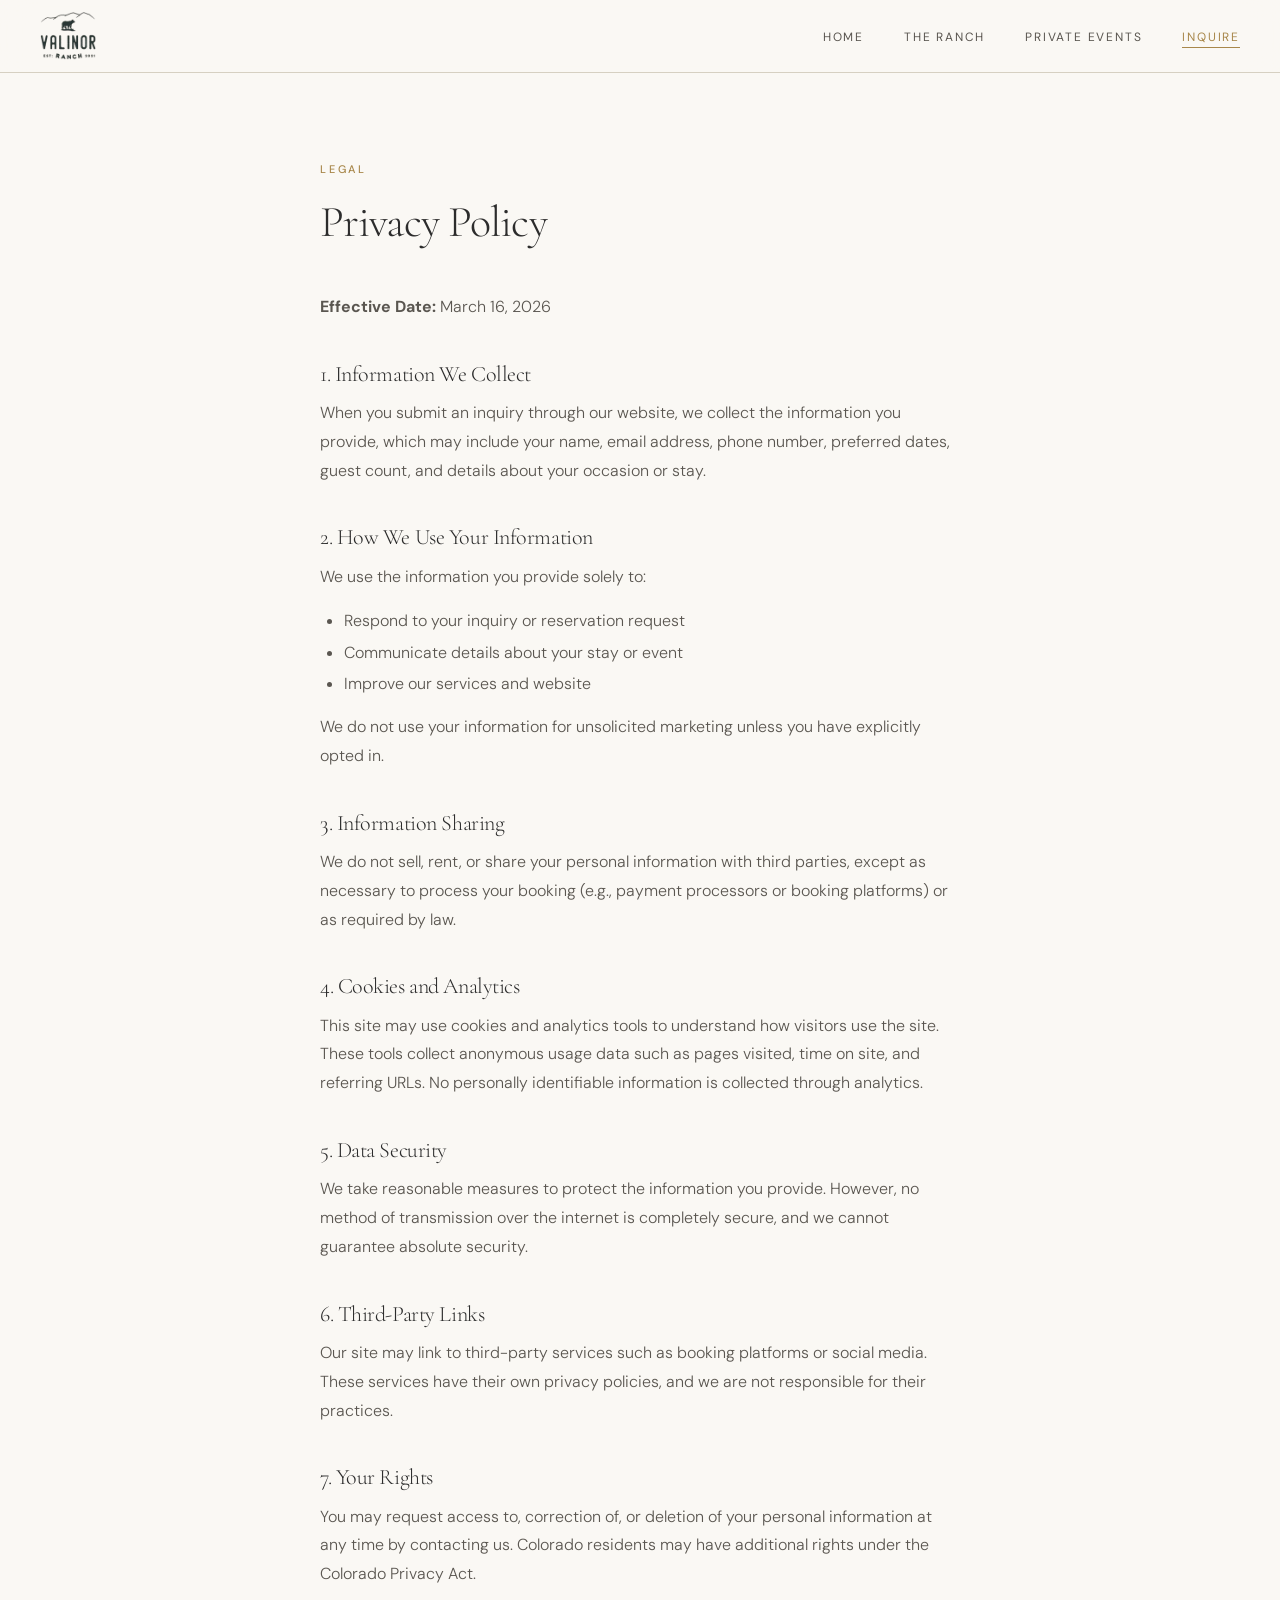
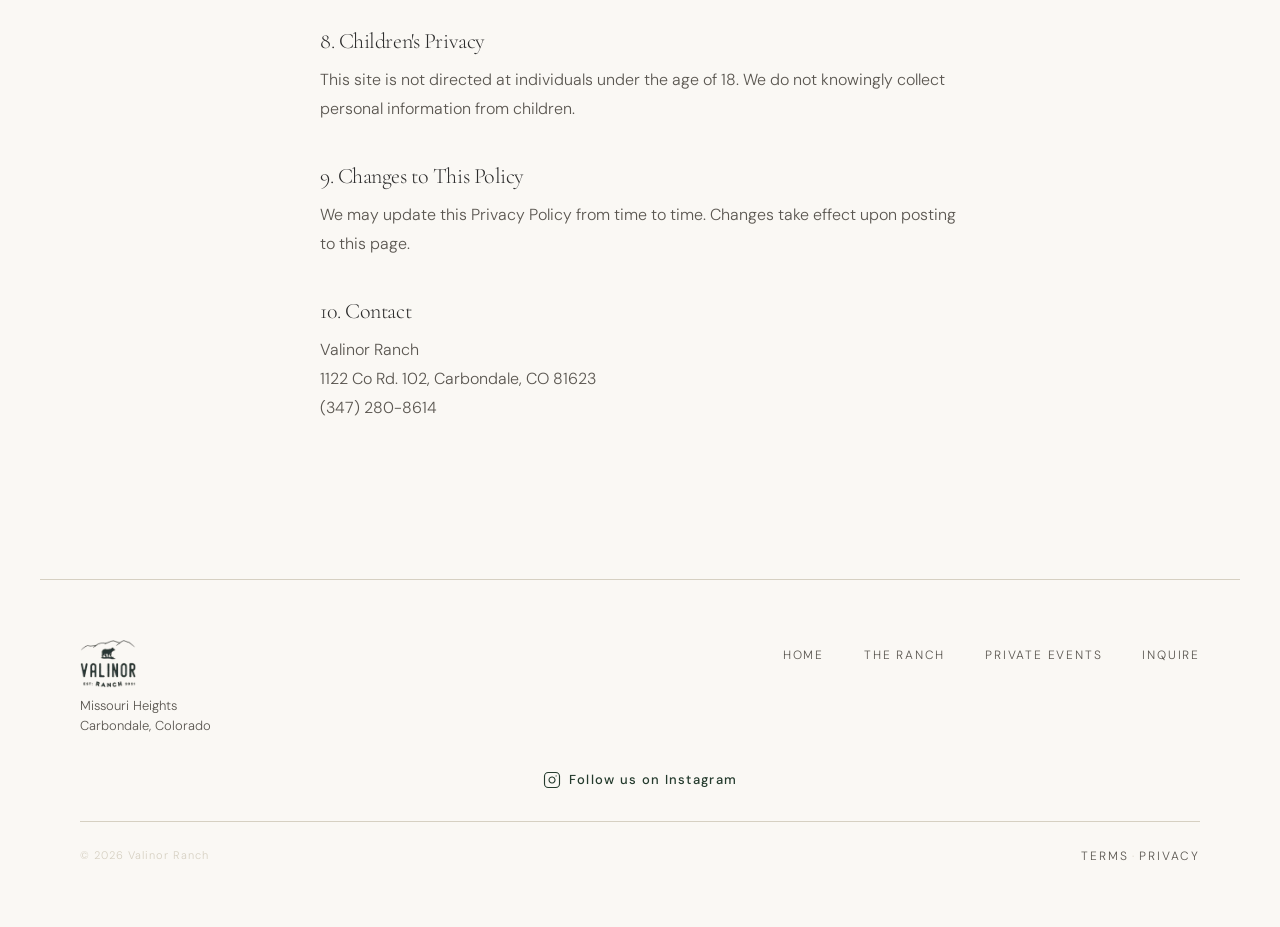
<file: privacy.html>
<!DOCTYPE html>
<html lang="en">
<head>
  <!-- Google Tag Manager -->
  <script>(function(w,d,s,l,i){w[l]=w[l]||[];w[l].push({'gtm.start':
  new Date().getTime(),event:'gtm.js'});var f=d.getElementsByTagName(s)[0],
  j=d.createElement(s),dl=l!='dataLayer'?'&l='+l:'';j.async=true;j.src=
  'https://www.googletagmanager.com/gtm.js?id='+i+dl;f.parentNode.insertBefore(j,f);
  })(window,document,'script','dataLayer','GTM-M492P4W9');</script>
  <!-- End Google Tag Manager -->
  <meta charset="UTF-8">
  <meta name="viewport" content="width=device-width, initial-scale=1.0">
  <title>Privacy Policy — Valinor Ranch</title>
  <meta name="description" content="Privacy Policy for Valinor Ranch website and services.">

  <link rel="icon" href="favicon.ico" sizes="any">
  <link rel="icon" href="favicon-32.png" type="image/png" sizes="32x32">
  <link rel="apple-touch-icon" href="apple-touch-icon.png">

  <link rel="preconnect" href="https://fonts.googleapis.com">
  <link rel="preconnect" href="https://fonts.gstatic.com" crossorigin>
  <link href="https://fonts.googleapis.com/css2?family=Cormorant+Garamond:ital,wght@0,300;0,400;0,500;0,600;1,300;1,400&family=DM+Sans:wght@300;400;500&display=swap" rel="stylesheet">

  <link rel="stylesheet" href="css/style.css">
</head>
<body>
<!-- Google Tag Manager (noscript) -->
<noscript><iframe src="https://www.googletagmanager.com/ns.html?id=GTM-M492P4W9"
height="0" width="0" style="display:none;visibility:hidden"></iframe></noscript>
<!-- End Google Tag Manager (noscript) -->

  <!-- NAVIGATION -->
  <nav class="site-nav nav-scrolled" aria-label="Main navigation">
    <div class="site-nav__inner">
      <a href="index.html" class="site-nav__brand">
        <img src="images/logo.png" alt="Valinor Ranch">
      </a>
      <button class="site-nav__toggle" aria-label="Toggle menu" aria-expanded="false">
        <span></span><span></span>
      </button>
      <ul class="site-nav__links">
        <li><a href="index.html" class="site-nav__link">Home</a></li>
        <li><a href="ranch.html" class="site-nav__link">The Ranch</a></li>
        <li><a href="events.html" class="site-nav__link">Private Events</a></li>
        <li><a href="events.html#inquire" class="site-nav__link site-nav__link--cta">Inquire</a></li>
      </ul>
    </div>
  </nav>

  <main>
    <section class="section-pad legal-page" style="padding-top:160px;">
      <div class="container" style="max-width:720px;">
        <span class="section-label">Legal</span>
        <h1 style="font-size:clamp(28px, 4vw, 44px); margin-bottom:48px;">Privacy Policy</h1>

        <p><strong>Effective Date:</strong> March 16, 2026</p>

        <h2 class="legal-h2">1. Information We Collect</h2>
        <p>When you submit an inquiry through our website, we collect the information you provide, which may include your name, email address, phone number, preferred dates, guest count, and details about your occasion or stay.</p>

        <h2 class="legal-h2">2. How We Use Your Information</h2>
        <p>We use the information you provide solely to:</p>
        <ul class="legal-list">
          <li>Respond to your inquiry or reservation request</li>
          <li>Communicate details about your stay or event</li>
          <li>Improve our services and website</li>
        </ul>
        <p>We do not use your information for unsolicited marketing unless you have explicitly opted in.</p>

        <h2 class="legal-h2">3. Information Sharing</h2>
        <p>We do not sell, rent, or share your personal information with third parties, except as necessary to process your booking (e.g., payment processors or booking platforms) or as required by law.</p>

        <h2 class="legal-h2">4. Cookies and Analytics</h2>
        <p>This site may use cookies and analytics tools to understand how visitors use the site. These tools collect anonymous usage data such as pages visited, time on site, and referring URLs. No personally identifiable information is collected through analytics.</p>

        <h2 class="legal-h2">5. Data Security</h2>
        <p>We take reasonable measures to protect the information you provide. However, no method of transmission over the internet is completely secure, and we cannot guarantee absolute security.</p>

        <h2 class="legal-h2">6. Third-Party Links</h2>
        <p>Our site may link to third-party services such as booking platforms or social media. These services have their own privacy policies, and we are not responsible for their practices.</p>

        <h2 class="legal-h2">7. Your Rights</h2>
        <p>You may request access to, correction of, or deletion of your personal information at any time by contacting us. Colorado residents may have additional rights under the Colorado Privacy Act.</p>

        <h2 class="legal-h2">8. Children's Privacy</h2>
        <p>This site is not directed at individuals under the age of 18. We do not knowingly collect personal information from children.</p>

        <h2 class="legal-h2">9. Changes to This Policy</h2>
        <p>We may update this Privacy Policy from time to time. Changes take effect upon posting to this page.</p>

        <h2 class="legal-h2">10. Contact</h2>
        <p>
          Valinor Ranch<br>
          1122 Co Rd. 102, Carbondale, CO 81623<br>
          (347) 280-8614
        </p>
      </div>
    </section>
  </main>

  <!-- FOOTER -->
  <footer>
    <div class="site-footer">
      <div class="site-footer__upper">
        <div>
          <a href="index.html" class="site-footer__brand">
            <img src="images/logo.png" alt="Valinor Ranch">
          </a>
          <p class="site-footer__location">
            Missouri Heights<br>
            Carbondale, Colorado
          </p>
        </div>
        <ul class="site-footer__links">
          <li><a href="index.html" class="site-footer__link">Home</a></li>
          <li><a href="ranch.html" class="site-footer__link">The Ranch</a></li>
          <li><a href="events.html" class="site-footer__link">Private Events</a></li>
          <li><a href="events.html#inquire" class="site-footer__link">Inquire</a></li>
        </ul>
      </div>
      <div class="site-footer__social">
        <a href="https://instagram.com/valinorco" target="_blank" rel="noopener" class="site-footer__instagram">
          <svg width="18" height="18" viewBox="0 0 24 24" fill="none" stroke="currentColor" stroke-width="1.5" stroke-linecap="round" stroke-linejoin="round"><rect x="2" y="2" width="20" height="20" rx="5"/><path d="M16 11.37A4 4 0 1 1 12.63 8 4 4 0 0 1 16 11.37z"/><line x1="17.5" y1="6.5" x2="17.51" y2="6.5"/></svg>
          <span>Follow us on Instagram</span>
        </a>
      </div>
      <div class="site-footer__lower">
        <span>&copy; 2026 Valinor Ranch</span>
        <span><a href="terms.html" class="site-footer__link">Terms</a> &middot; <a href="privacy.html" class="site-footer__link">Privacy</a></span>
      </div>
    </div>
  </footer>

  <script src="js/main.js"></script>

</body>
</html>
</file>
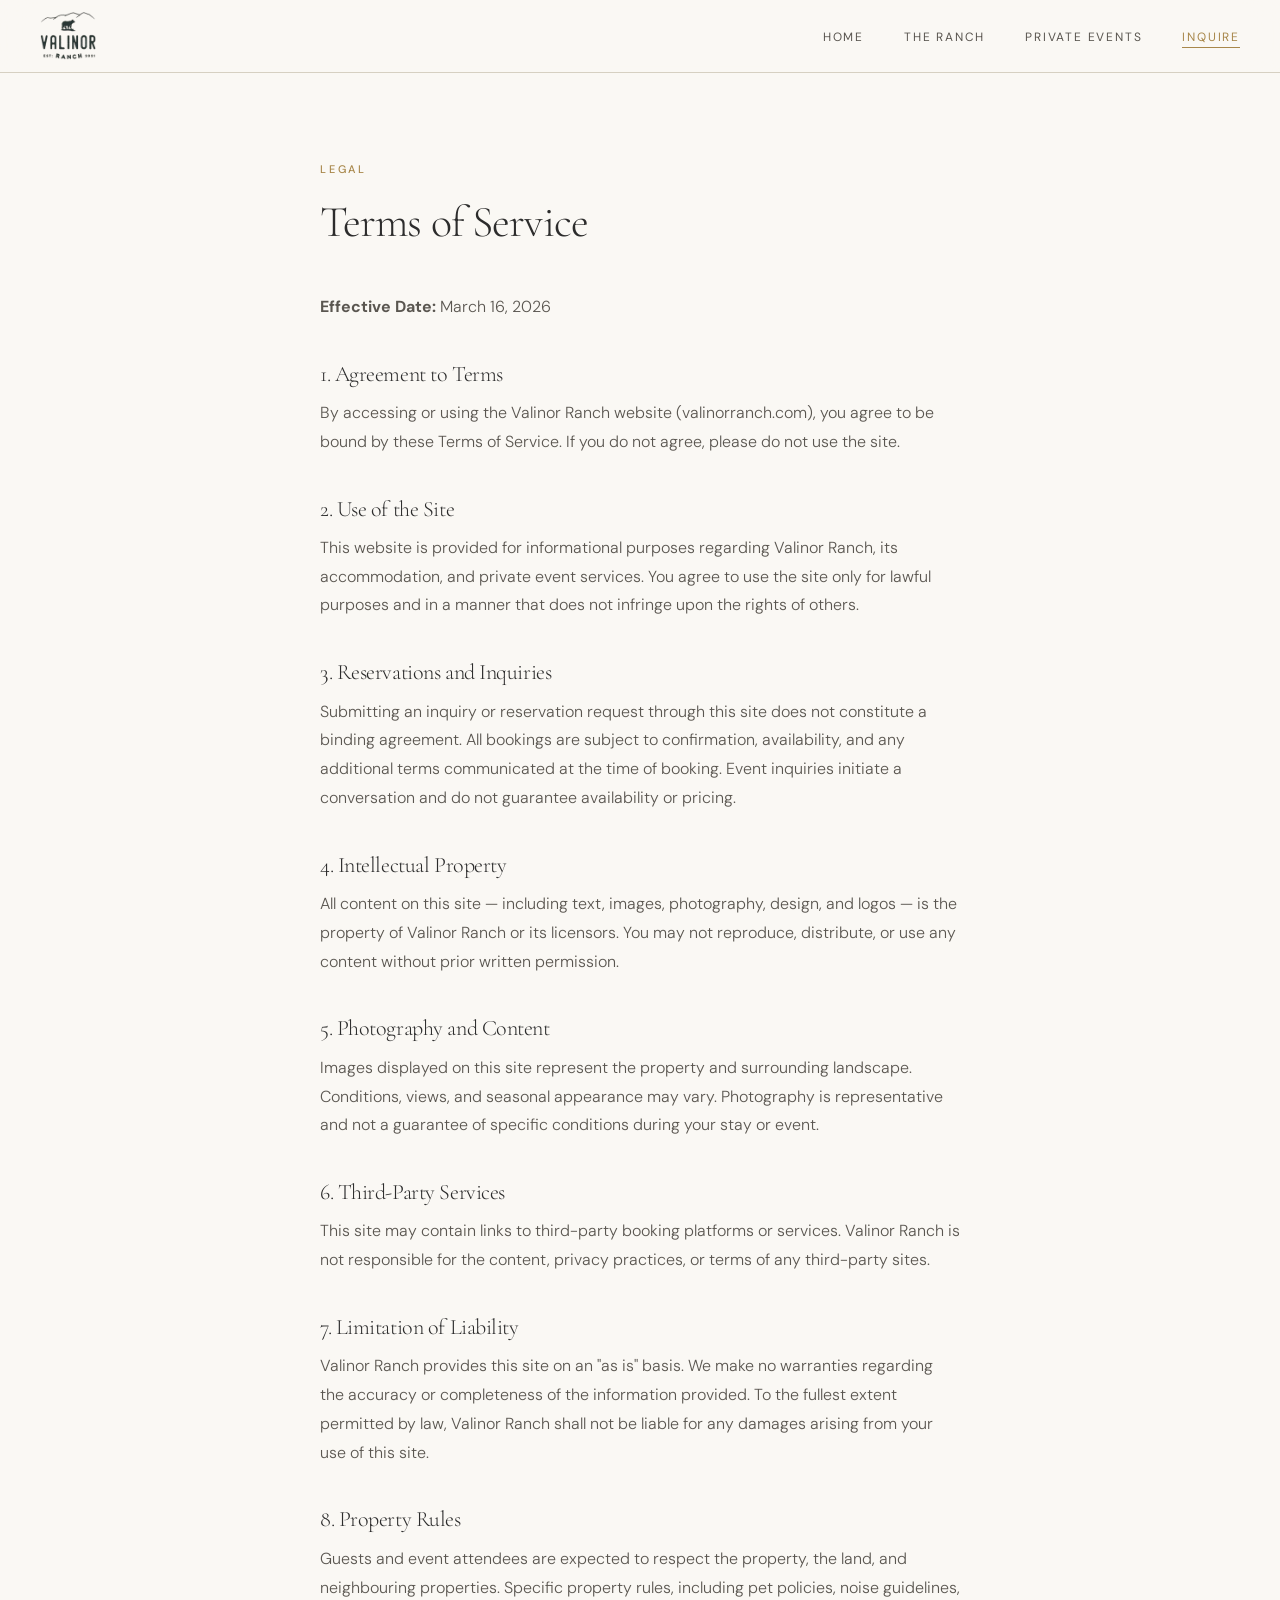
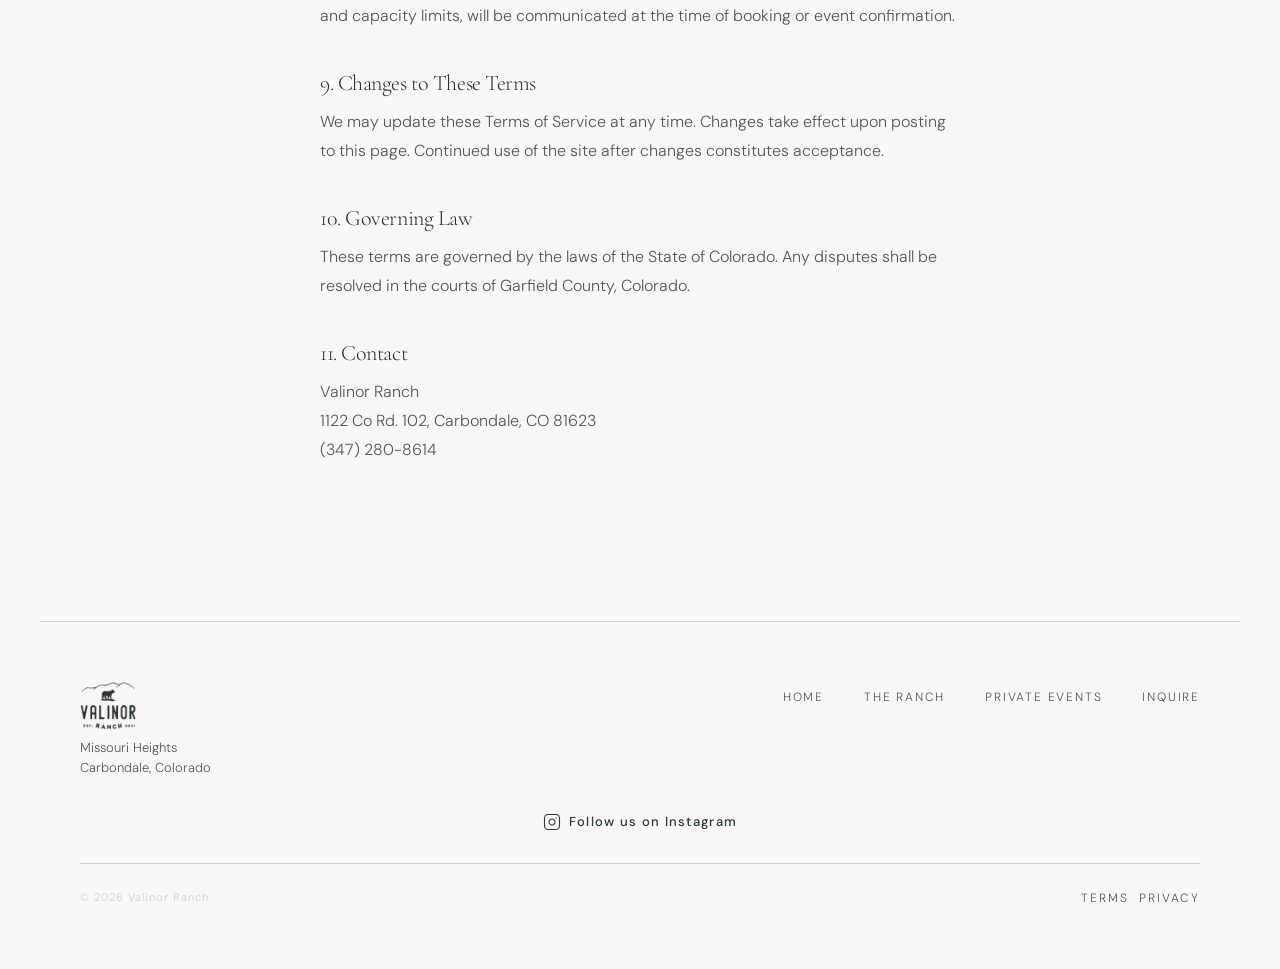
<file: terms.html>
<!DOCTYPE html>
<html lang="en">
<head>
  <!-- Google Tag Manager -->
  <script>(function(w,d,s,l,i){w[l]=w[l]||[];w[l].push({'gtm.start':
  new Date().getTime(),event:'gtm.js'});var f=d.getElementsByTagName(s)[0],
  j=d.createElement(s),dl=l!='dataLayer'?'&l='+l:'';j.async=true;j.src=
  'https://www.googletagmanager.com/gtm.js?id='+i+dl;f.parentNode.insertBefore(j,f);
  })(window,document,'script','dataLayer','GTM-M492P4W9');</script>
  <!-- End Google Tag Manager -->
  <meta charset="UTF-8">
  <meta name="viewport" content="width=device-width, initial-scale=1.0">
  <title>Terms of Service — Valinor Ranch</title>
  <meta name="description" content="Terms of Service for Valinor Ranch website and services.">

  <link rel="icon" href="favicon.ico" sizes="any">
  <link rel="icon" href="favicon-32.png" type="image/png" sizes="32x32">
  <link rel="apple-touch-icon" href="apple-touch-icon.png">

  <link rel="preconnect" href="https://fonts.googleapis.com">
  <link rel="preconnect" href="https://fonts.gstatic.com" crossorigin>
  <link href="https://fonts.googleapis.com/css2?family=Cormorant+Garamond:ital,wght@0,300;0,400;0,500;0,600;1,300;1,400&family=DM+Sans:wght@300;400;500&display=swap" rel="stylesheet">

  <link rel="stylesheet" href="css/style.css">
</head>
<body>
<!-- Google Tag Manager (noscript) -->
<noscript><iframe src="https://www.googletagmanager.com/ns.html?id=GTM-M492P4W9"
height="0" width="0" style="display:none;visibility:hidden"></iframe></noscript>
<!-- End Google Tag Manager (noscript) -->

  <!-- NAVIGATION -->
  <nav class="site-nav nav-scrolled" aria-label="Main navigation">
    <div class="site-nav__inner">
      <a href="index.html" class="site-nav__brand">
        <img src="images/logo.png" alt="Valinor Ranch">
      </a>
      <button class="site-nav__toggle" aria-label="Toggle menu" aria-expanded="false">
        <span></span><span></span>
      </button>
      <ul class="site-nav__links">
        <li><a href="index.html" class="site-nav__link">Home</a></li>
        <li><a href="ranch.html" class="site-nav__link">The Ranch</a></li>
        <li><a href="events.html" class="site-nav__link">Private Events</a></li>
        <li><a href="events.html#inquire" class="site-nav__link site-nav__link--cta">Inquire</a></li>
      </ul>
    </div>
  </nav>

  <main>
    <section class="section-pad legal-page" style="padding-top:160px;">
      <div class="container" style="max-width:720px;">
        <span class="section-label">Legal</span>
        <h1 style="font-size:clamp(28px, 4vw, 44px); margin-bottom:48px;">Terms of Service</h1>

        <p><strong>Effective Date:</strong> March 16, 2026</p>

        <h2 class="legal-h2">1. Agreement to Terms</h2>
        <p>By accessing or using the Valinor Ranch website (valinorranch.com), you agree to be bound by these Terms of Service. If you do not agree, please do not use the site.</p>

        <h2 class="legal-h2">2. Use of the Site</h2>
        <p>This website is provided for informational purposes regarding Valinor Ranch, its accommodation, and private event services. You agree to use the site only for lawful purposes and in a manner that does not infringe upon the rights of others.</p>

        <h2 class="legal-h2">3. Reservations and Inquiries</h2>
        <p>Submitting an inquiry or reservation request through this site does not constitute a binding agreement. All bookings are subject to confirmation, availability, and any additional terms communicated at the time of booking. Event inquiries initiate a conversation and do not guarantee availability or pricing.</p>

        <h2 class="legal-h2">4. Intellectual Property</h2>
        <p>All content on this site — including text, images, photography, design, and logos — is the property of Valinor Ranch or its licensors. You may not reproduce, distribute, or use any content without prior written permission.</p>

        <h2 class="legal-h2">5. Photography and Content</h2>
        <p>Images displayed on this site represent the property and surrounding landscape. Conditions, views, and seasonal appearance may vary. Photography is representative and not a guarantee of specific conditions during your stay or event.</p>

        <h2 class="legal-h2">6. Third-Party Services</h2>
        <p>This site may contain links to third-party booking platforms or services. Valinor Ranch is not responsible for the content, privacy practices, or terms of any third-party sites.</p>

        <h2 class="legal-h2">7. Limitation of Liability</h2>
        <p>Valinor Ranch provides this site on an "as is" basis. We make no warranties regarding the accuracy or completeness of the information provided. To the fullest extent permitted by law, Valinor Ranch shall not be liable for any damages arising from your use of this site.</p>

        <h2 class="legal-h2">8. Property Rules</h2>
        <p>Guests and event attendees are expected to respect the property, the land, and neighbouring properties. Specific property rules, including pet policies, noise guidelines, and capacity limits, will be communicated at the time of booking or event confirmation.</p>

        <h2 class="legal-h2">9. Changes to These Terms</h2>
        <p>We may update these Terms of Service at any time. Changes take effect upon posting to this page. Continued use of the site after changes constitutes acceptance.</p>

        <h2 class="legal-h2">10. Governing Law</h2>
        <p>These terms are governed by the laws of the State of Colorado. Any disputes shall be resolved in the courts of Garfield County, Colorado.</p>

        <h2 class="legal-h2">11. Contact</h2>
        <p>
          Valinor Ranch<br>
          1122 Co Rd. 102, Carbondale, CO 81623<br>
          (347) 280-8614
        </p>
      </div>
    </section>
  </main>

  <!-- FOOTER -->
  <footer>
    <div class="site-footer">
      <div class="site-footer__upper">
        <div>
          <a href="index.html" class="site-footer__brand">
            <img src="images/logo.png" alt="Valinor Ranch">
          </a>
          <p class="site-footer__location">
            Missouri Heights<br>
            Carbondale, Colorado
          </p>
        </div>
        <ul class="site-footer__links">
          <li><a href="index.html" class="site-footer__link">Home</a></li>
          <li><a href="ranch.html" class="site-footer__link">The Ranch</a></li>
          <li><a href="events.html" class="site-footer__link">Private Events</a></li>
          <li><a href="events.html#inquire" class="site-footer__link">Inquire</a></li>
        </ul>
      </div>
      <div class="site-footer__social">
        <a href="https://instagram.com/valinorco" target="_blank" rel="noopener" class="site-footer__instagram">
          <svg width="18" height="18" viewBox="0 0 24 24" fill="none" stroke="currentColor" stroke-width="1.5" stroke-linecap="round" stroke-linejoin="round"><rect x="2" y="2" width="20" height="20" rx="5"/><path d="M16 11.37A4 4 0 1 1 12.63 8 4 4 0 0 1 16 11.37z"/><line x1="17.5" y1="6.5" x2="17.51" y2="6.5"/></svg>
          <span>Follow us on Instagram</span>
        </a>
      </div>
      <div class="site-footer__lower">
        <span>&copy; 2026 Valinor Ranch</span>
        <span><a href="terms.html" class="site-footer__link">Terms</a> &middot; <a href="privacy.html" class="site-footer__link">Privacy</a></span>
      </div>
    </div>
  </footer>

  <script src="js/main.js"></script>

</body>
</html>
</file>
<file: css/style.css>
/* ============================
   VALINOR RANCH — STYLE SYSTEM
   Redesign: Quiet luxury, cinematic, Aman × Colorado ranch
   ============================ */

/* ---- CUSTOM PROPERTIES ---- */
:root {
  /* Primary */
  --deep-forest: #243B2D;
  --warm-stone: #C4B49A;
  --off-white: #FAF8F4;
  --charcoal: #2C2C2C;

  /* Support */
  --cream: #F3F0E7;
  --stone-dark: #5A5650;
  --divider: #D6D0C2;
  --parchment: #F5F2EB;
  --bronze-gold: #A8874A;
  --gold-tint: #EFE5CF;
  --logo-ink: #1A1C10;
  --ranch-cream: #F3F0E7;

  /* Typography */
  --font-display: 'Cormorant Garamond', Georgia, serif;
  --font-body: 'DM Sans', Arial, sans-serif;

  /* Spacing */
  --section-padding: 140px 40px;
  --section-padding-sm: 80px 24px;
  --max-width: 1200px;
}


/* ---- RESET ---- */
*, *::before, *::after {
  margin: 0;
  padding: 0;
  box-sizing: border-box;
}

html {
  scroll-behavior: smooth;
  -webkit-font-smoothing: antialiased;
  -moz-osx-font-smoothing: grayscale;
}

body {
  font-family: var(--font-body);
  font-weight: 300;
  font-size: 16px;
  line-height: 1.7;
  color: var(--stone-dark);
  background: var(--off-white);
  overflow-x: hidden;
}

img {
  max-width: 100%;
  height: auto;
  display: block;
}

a {
  color: inherit;
  text-decoration: none;
}

::selection {
  background: var(--deep-forest);
  color: var(--off-white);
}

::-webkit-scrollbar { width: 4px; }
::-webkit-scrollbar-track { background: var(--off-white); }
::-webkit-scrollbar-thumb { background: var(--divider); border-radius: 2px; }
::-webkit-scrollbar-thumb:hover { background: var(--warm-stone); }


/* ---- TYPOGRAPHY ---- */
h1, h2, h3 {
  font-family: var(--font-display);
  font-weight: 300;
  color: var(--charcoal);
  line-height: 1.15;
  letter-spacing: -0.02em;
}

h1 {
  font-size: clamp(44px, 7vw, 80px);
  line-height: 1.05;
}

h2 {
  font-size: clamp(28px, 4vw, 48px);
}

h3 {
  font-size: clamp(22px, 3vw, 32px);
}

p {
  max-width: 560px;
  line-height: 1.8;
}

.text-poetic {
  font-family: var(--font-display);
  font-size: clamp(18px, 2vw, 22px);
  font-weight: 300;
  line-height: 1.7;
  color: var(--charcoal);
  letter-spacing: 0;
}


/* ---- BRAND ELEMENTS ---- */
.section-label {
  font-family: var(--font-body);
  font-size: 11px;
  font-weight: 500;
  letter-spacing: 0.25em;
  text-transform: uppercase;
  color: var(--bronze-gold);
  display: block;
  margin-bottom: 20px;
}

.gold-rule {
  width: 48px;
  height: 1px;
  background: var(--bronze-gold);
}

.gold-rule--center {
  margin-left: auto;
  margin-right: auto;
}


/* ---- LAYOUT ---- */
.container {
  max-width: var(--max-width);
  margin: 0 auto;
  padding: 0 40px;
}

.section-pad {
  padding: 140px 0;
}

.grid-2 {
  display: grid;
  grid-template-columns: 1fr 1fr;
  gap: 80px;
  align-items: start;
}

.grid-2--align-center {
  align-items: center;
}

.grid-2--reverse {
  direction: rtl;
}

.grid-2--reverse > * {
  direction: ltr;
}

.grid-3 {
  display: grid;
  grid-template-columns: repeat(3, 1fr);
  gap: 32px;
}

.text-center {
  text-align: center;
}


/* ---- NAVIGATION ---- */
.site-nav {
  position: fixed;
  top: 0;
  left: 0;
  right: 0;
  z-index: 100;
  padding: 0 40px;
  border-bottom: 1px solid transparent;
  transition: all 0.6s ease;
}

.site-nav.nav-scrolled {
  background: rgba(250, 248, 244, 0.92);
  backdrop-filter: blur(16px);
  -webkit-backdrop-filter: blur(16px);
  border-bottom-color: var(--divider);
}

.site-nav__inner {
  max-width: var(--max-width);
  margin: 0 auto;
  display: flex;
  justify-content: space-between;
  align-items: center;
  height: 72px;
}

.site-nav__brand {
  display: flex;
  align-items: center;
}

.site-nav__brand img {
  height: 48px;
  width: auto;
  display: block;
}

.site-nav__toggle {
  display: none;
  background: none;
  border: none;
  cursor: pointer;
  width: 28px;
  height: 20px;
  position: relative;
  z-index: 101;
}

.site-nav__toggle span {
  display: block;
  width: 100%;
  height: 1.5px;
  background: var(--cream);
  transition: all 0.3s ease;
  position: absolute;
  left: 0;
}

.site-nav__toggle span:first-child { top: 4px; }
.site-nav__toggle span:last-child { bottom: 4px; }

.nav-scrolled .site-nav__toggle span {
  background: var(--charcoal);
}

.site-nav__toggle.is-open span:first-child {
  top: 50%;
  transform: rotate(45deg) translateY(-50%);
}

.site-nav__toggle.is-open span:last-child {
  bottom: 50%;
  transform: rotate(-45deg) translateY(50%);
}

.site-nav__links {
  display: flex;
  gap: 40px;
  align-items: center;
  list-style: none;
}

.site-nav__link {
  font-family: var(--font-body);
  font-size: 12px;
  font-weight: 400;
  letter-spacing: 0.15em;
  text-transform: uppercase;
  color: rgba(250, 248, 244, 0.7);
  transition: color 0.4s ease;
  cursor: pointer;
}

.nav-scrolled .site-nav__link {
  color: var(--stone-dark);
}

.site-nav__link:hover {
  color: var(--bronze-gold);
}

.site-nav__link--cta {
  color: rgba(168, 135, 74, 0.8);
  border-bottom: 1px solid rgba(168, 135, 74, 0.3);
  padding-bottom: 2px;
}

.nav-scrolled .site-nav__link--cta {
  color: var(--bronze-gold);
  border-bottom-color: var(--bronze-gold);
}


/* ---- HERO ---- */
.hero {
  position: relative;
  height: 100vh;
  overflow: hidden;
  background-color: var(--charcoal);
}

.hero__image {
  position: absolute;
  inset: 0;
  background-size: cover;
  background-position: center 40%;
  pointer-events: none;
}

.hero__video {
  position: absolute;
  inset: 0;
  width: 100%;
  height: 100%;
  object-fit: cover;
  object-position: center 40%;
  pointer-events: none;
}

.hero__slides {
  position: absolute;
  inset: 0;
  pointer-events: none;
}

.hero__slide {
  position: absolute;
  inset: 0;
  background-size: cover;
  background-position: center 40%;
  opacity: 0;
  transition: opacity 2s ease;
}

.hero__slide.is-active {
  opacity: 1;
}

.hero__overlay {
  position: absolute;
  inset: 0;
  z-index: 1;
  pointer-events: none;
  background: linear-gradient(
    to bottom,
    rgba(0, 0, 0, 0.35) 0%,
    rgba(0, 0, 0, 0.25) 35%,
    rgba(0, 0, 0, 0.3) 55%,
    rgba(0, 0, 0, 0.55) 80%,
    rgba(0, 0, 0, 0.7) 100%
  );
}

.hero__content {
  position: absolute;
  bottom: 12vh;
  left: 40px;
  right: 40px;
  z-index: 5;
  max-width: var(--max-width);
  pointer-events: auto;
}

.hero__content--center {
  bottom: auto;
  top: 50%;
  left: 50%;
  right: auto;
  transform: translate(-50%, -50%);
  text-align: center;
  width: 90%;
}

.hero__content h1 {
  color: var(--off-white);
}

.hero__subtitle {
  font-family: var(--font-body);
  font-size: 15px;
  font-weight: 300;
  color: rgba(250, 248, 244, 0.85);
  letter-spacing: 0.5px;
  margin-top: 20px;
  max-width: 480px;
}

.hero__content--center .hero__subtitle {
  margin-left: auto;
  margin-right: auto;
}

.btn--hero {
  margin-top: 40px;
  position: relative;
  z-index: 5;
  cursor: pointer;
}

.btn.btn--hero {
  background: var(--bronze-gold);
  color: var(--logo-ink);
  display: inline-flex;
  flex-direction: column;
  align-items: center;
  gap: 3px;
  padding-top: 18px;
  padding-bottom: 16px;
}

.btn.btn--hero:hover {
  background: var(--gold-tint);
  color: var(--logo-ink);
}

.btn--hero .btn__label {
  font-family: var(--font-body);
  font-size: 12px;
  font-weight: 500;
  letter-spacing: 0.2em;
  text-transform: uppercase;
}

.btn--hero .btn__note {
  font-family: var(--font-display);
  font-style: italic;
  font-size: 11px;
  font-weight: 400;
  letter-spacing: 0;
  text-transform: none;
  opacity: 0.65;
}

.hero__scroll {
  position: absolute;
  bottom: 32px;
  left: 50%;
  transform: translateX(-50%);
  z-index: 2;
  display: flex;
  flex-direction: column;
  align-items: center;
  opacity: 0.4;
  transition: opacity 0.6s ease;
}

.hero__scroll-line {
  width: 1px;
  height: 48px;
  background: rgba(250, 248, 244, 0.4);
  animation: pulse 2.5s ease infinite;
}


/* ---- LANDSCAPE BREAK ---- */
.landscape-break {
  position: relative;
  height: 70vh;
  overflow: hidden;
}

.landscape-break__image {
  position: absolute;
  inset: 0;
  background-size: cover;
  background-position: center;
}


/* ---- IMAGE COVERS ---- */
.img-cover {
  overflow: hidden;
  border-radius: 2px;
}

.img-cover img {
  width: 100%;
  height: 100%;
  object-fit: cover;
  transition: transform 0.8s cubic-bezier(0.23, 1, 0.32, 1);
}

.img-cover:hover img {
  transform: scale(1.02);
}

.img-cover--landscape {
  aspect-ratio: 3/2;
}

.img-cover--portrait {
  aspect-ratio: 3/4;
}

.img-cover--tall {
  aspect-ratio: 4/5;
}


/* ---- MOMENT CARDS ---- */
.moment-card {
  text-align: center;
}

.moment-card__text {
  font-family: var(--font-display);
  font-size: 18px;
  font-weight: 400;
  font-style: italic;
  color: var(--charcoal);
  margin-top: 20px;
  max-width: none;
  text-align: center;
}


/* ---- EXPERIENCE BLOCKS ---- */
.experience-block {
  text-align: center;
  padding: 0 20px;
}

.experience-block h3 {
  color: var(--off-white);
  margin-bottom: 16px;
}

.experience-block p {
  color: rgba(250, 248, 244, 0.6);
  max-width: none;
  text-align: center;
  font-size: 15px;
}


/* ---- AVATAR CARDS (HOMEPAGE) ---- */
.avatar-grid {
  gap: 64px 48px;
}

.avatar-card h3 {
  font-size: clamp(22px, 3vw, 28px);
  margin-top: 24px;
  margin-bottom: 12px;
}

.avatar-card p {
  max-width: none;
  font-size: 15px;
  line-height: 1.8;
}


/* ---- TWO PATHS (HOMEPAGE) ---- */
.two-paths {
  display: grid;
  grid-template-columns: 1fr 1fr;
  gap: 64px;
}

.two-paths__card {
  padding: 56px 48px;
  background: var(--off-white);
  border: 1px solid var(--divider);
  text-align: center;
}

.two-paths__card h3 {
  margin-bottom: 20px;
}

.two-paths__card p {
  max-width: none;
  text-align: center;
}

.two-paths__image {
  margin: 32px 0 0;
  overflow: hidden;
  border-radius: 2px;
}

.two-paths__image img {
  width: 100%;
  height: auto;
  display: block;
  object-fit: cover;
}


/* ---- EVENTS OFFERS GRID ---- */
.events-offers {
  gap: 64px 80px;
}

.events-offer h3 {
  margin-bottom: 16px;
  font-size: clamp(20px, 2.5vw, 28px);
}

.events-offer p {
  max-width: none;
}


/* ---- FORM SELECT ---- */
.form-group select {
  width: 100%;
  font-family: var(--font-body);
  font-size: 15px;
  font-weight: 300;
  color: var(--charcoal);
  background: transparent;
  border: none;
  border-bottom: 1px solid var(--divider);
  border-radius: 0;
  padding: 12px 0;
  outline: none;
  transition: border-color 0.3s ease;
  appearance: none;
  -webkit-appearance: none;
  cursor: pointer;
}

.form-group select:focus {
  border-bottom-color: var(--bronze-gold);
}


/* ---- LOCATION GRID ---- */
.location-grid {
  display: flex;
  justify-content: center;
  gap: 80px;
  flex-wrap: wrap;
}

.location-item {
  text-align: center;
}

.location-item__time {
  font-family: var(--font-display);
  font-size: 48px;
  font-weight: 300;
  color: var(--charcoal);
  display: block;
  line-height: 1;
}

.location-item__place {
  font-family: var(--font-body);
  font-size: 12px;
  letter-spacing: 0.15em;
  text-transform: uppercase;
  color: var(--stone-dark);
  margin-top: 8px;
  display: block;
}


/* ---- CTA HERO ---- */
.cta-hero {
  position: relative;
  height: 70vh;
  display: flex;
  align-items: center;
  justify-content: center;
  overflow: hidden;
}

.cta-hero__image {
  position: absolute;
  inset: 0;
  background-size: cover;
  background-position: center;
}

.cta-hero__overlay {
  position: absolute;
  inset: 0;
  background: rgba(0, 0, 0, 0.45);
}

.cta-hero__content {
  position: relative;
  z-index: 2;
  text-align: center;
  padding: 40px;
}

.cta-hero__content h2 {
  color: var(--off-white);
  margin-bottom: 32px;
}


/* ---- FULLBLEED IMAGE WITH STATS ---- */
.fullbleed-image {
  position: relative;
  height: 60vh;
  display: flex;
  align-items: center;
  justify-content: center;
  overflow: hidden;
}

.fullbleed-image__bg {
  position: absolute;
  inset: 0;
  background-size: cover;
  background-position: center;
}

.fullbleed-image__overlay {
  position: absolute;
  inset: 0;
  background: rgba(0, 0, 0, 0.4);
}

.fullbleed-image__content {
  position: relative;
  z-index: 2;
}

.fullbleed-stats {
  display: flex;
  gap: 80px;
  text-align: center;
}

.fullbleed-stat__number {
  font-family: var(--font-display);
  font-size: clamp(40px, 6vw, 64px);
  font-weight: 300;
  color: var(--off-white);
  display: block;
  line-height: 1;
}

.fullbleed-stat__label {
  font-family: var(--font-body);
  font-size: 11px;
  letter-spacing: 0.2em;
  text-transform: uppercase;
  color: rgba(250, 248, 244, 0.6);
  margin-top: 8px;
  display: block;
}


/* ---- AMENITIES GRID ---- */
.amenities-grid {
  display: grid;
  grid-template-columns: repeat(5, 1fr);
  gap: 0;
  max-width: 960px;
  margin: 0 auto;
}

.amenity-item {
  font-family: var(--font-body);
  font-size: 12px;
  font-weight: 400;
  letter-spacing: 0.15em;
  text-transform: uppercase;
  color: var(--stone-dark);
  padding: 24px 16px;
  border-bottom: 1px solid var(--divider);
  text-align: center;
}


/* ---- GALLERY GRID ---- */
.gallery-grid {
  display: grid;
  grid-template-columns: repeat(3, 1fr);
  gap: 4px;
  padding: 0 4px;
}

.gallery-grid__item {
  overflow: hidden;
  aspect-ratio: 4/3;
}

.gallery-grid__item--wide {
  grid-column: span 2;
}

.gallery-grid__item img {
  width: 100%;
  height: 100%;
  object-fit: cover;
  transition: transform 0.8s cubic-bezier(0.23, 1, 0.32, 1);
}

.gallery-grid__item:hover img {
  transform: scale(1.03);
}


/* ---- SECTION BACKGROUNDS ---- */
.bg-parchment {
  background: var(--parchment);
}

.section--forest {
  background: var(--deep-forest);
}


/* ---- BUTTONS ---- */
.btn {
  display: inline-block;
  font-family: var(--font-body);
  font-size: 12px;
  font-weight: 500;
  letter-spacing: 0.2em;
  text-transform: uppercase;
  padding: 20px 56px;
  border: none;
  border-radius: 0;
  cursor: pointer;
  transition: all 0.4s ease;
}

.btn--primary {
  background: var(--charcoal);
  color: var(--off-white);
}

.btn--primary:hover {
  background: var(--deep-forest);
}

.btn--outline {
  background: transparent;
  color: var(--charcoal);
  border: 1px solid var(--divider);
}

.btn--outline:hover {
  border-color: var(--bronze-gold);
  color: var(--bronze-gold);
}


/* ---- FORMS ---- */
.inquiry-form {
  max-width: 600px;
}

.form-hp {
  position: absolute;
  left: -9999px;
  width: 1px;
  height: 1px;
  overflow: hidden;
}

.form-row {
  display: grid;
  grid-template-columns: 1fr 1fr;
  gap: 24px;
}

.form-group {
  margin-bottom: 32px;
}

.form-group label {
  display: block;
  font-family: var(--font-body);
  font-size: 11px;
  font-weight: 500;
  letter-spacing: 0.15em;
  text-transform: uppercase;
  color: var(--stone-dark);
  margin-bottom: 8px;
}

.form-group input,
.form-group textarea {
  width: 100%;
  font-family: var(--font-body);
  font-size: 15px;
  font-weight: 300;
  color: var(--charcoal);
  background: transparent;
  border: none;
  border-bottom: 1px solid var(--divider);
  padding: 12px 0;
  outline: none;
  transition: border-color 0.3s ease;
}

.form-group input:focus,
.form-group textarea:focus {
  border-bottom-color: var(--bronze-gold);
}

.form-group textarea {
  resize: vertical;
  min-height: 100px;
}

.required {
  color: var(--bronze-gold);
}

.form-group input[type="date"],
.form-group input[type="number"] {
  -webkit-appearance: none;
  -moz-appearance: textfield;
}

.form-note {
  font-size: 12px;
  color: var(--divider);
  margin-top: 24px;
  max-width: none;
}


/* ---- FOOTER ---- */
.site-footer {
  border-top: 1px solid var(--divider);
  padding: 60px 40px;
  max-width: var(--max-width);
  margin: 0 auto;
}

.site-footer__upper {
  display: flex;
  justify-content: space-between;
  align-items: flex-start;
  flex-wrap: wrap;
  gap: 40px;
}

.site-footer__brand img {
  height: 48px;
  width: auto;
  display: block;
}

.site-footer__location {
  font-size: 13px;
  color: var(--stone-dark);
  margin-top: 8px;
  line-height: 1.6;
}

.site-footer__links {
  display: flex;
  gap: 40px;
  list-style: none;
}

.site-footer__link {
  font-family: var(--font-body);
  font-size: 12px;
  letter-spacing: 0.15em;
  text-transform: uppercase;
  color: var(--stone-dark);
  transition: color 0.3s ease;
}

.site-footer__link:hover {
  color: var(--bronze-gold);
}

.site-footer__social {
  margin-top: 32px;
  text-align: center;
}

.site-footer__instagram {
  display: inline-flex;
  align-items: center;
  gap: 8px;
  color: var(--deep-forest);
  font-family: var(--font-body);
  font-size: 13px;
  font-weight: 500;
  letter-spacing: 0.1em;
  text-decoration: none;
  transition: color 0.3s ease;
}

.site-footer__instagram:hover {
  color: var(--bronze-gold);
}

.site-footer__badges {
  margin-top: 20px;
  display: flex;
  justify-content: center;
}

.site-footer__lower {
  margin-top: 24px;
  padding-top: 24px;
  border-top: 1px solid var(--divider);
  display: flex;
  justify-content: space-between;
  font-size: 11px;
  color: var(--divider);
  letter-spacing: 1px;
}


/* ---- BOOKING MODAL ---- */
.booking-modal {
  position: fixed;
  inset: 0;
  z-index: 200;
  display: flex;
  align-items: center;
  justify-content: center;
  opacity: 0;
  pointer-events: none;
  transition: opacity 0.4s ease;
}

.booking-modal.is-open {
  opacity: 1;
  pointer-events: auto;
}

.booking-modal__overlay {
  position: absolute;
  inset: 0;
  background: rgba(0, 0, 0, 0.6);
  backdrop-filter: blur(4px);
  -webkit-backdrop-filter: blur(4px);
}

.booking-modal__content {
  position: relative;
  z-index: 1;
  background: var(--off-white);
  width: 90%;
  max-width: 560px;
  max-height: 90vh;
  overflow-y: auto;
  padding: 48px 40px;
  border-radius: 2px;
  transform: translateY(16px);
  transition: transform 0.4s cubic-bezier(0.23, 1, 0.32, 1);
}

.booking-modal.is-open .booking-modal__content {
  transform: translateY(0);
}

.booking-modal__close {
  position: absolute;
  top: 16px;
  right: 20px;
  background: none;
  border: none;
  font-size: 28px;
  color: var(--stone-dark);
  cursor: pointer;
  line-height: 1;
  padding: 4px;
  transition: color 0.3s ease;
}

.booking-modal__close:hover {
  color: var(--charcoal);
}

.booking-modal__title {
  font-size: clamp(24px, 3vw, 32px);
  margin-bottom: 32px;
  text-align: center;
}

.booking-modal__widget {
  min-height: 420px;
}

.booking-modal__widget iframe {
  width: 100%;
  border: 0;
}


/* ---- OFFER MODAL ---- */
.offer-modal {
  position: fixed;
  inset: 0;
  z-index: 220;
  display: flex;
  align-items: center;
  justify-content: center;
  opacity: 0;
  pointer-events: none;
  transition: opacity 0.4s ease;
}

.offer-modal.is-open {
  opacity: 1;
  pointer-events: auto;
}

.offer-modal__overlay {
  position: absolute;
  inset: 0;
  background: rgba(26, 28, 16, 0.6);
  backdrop-filter: blur(4px);
  -webkit-backdrop-filter: blur(4px);
}

.offer-modal__content {
  position: relative;
  z-index: 1;
  background: var(--off-white);
  width: 90%;
  max-width: 480px;
  max-height: 90vh;
  overflow-y: auto;
  padding: 56px 44px;
  border-radius: 2px;
  text-align: center;
  transform: translateY(16px);
  transition: transform 0.4s cubic-bezier(0.23, 1, 0.32, 1);
}

.offer-modal.is-open .offer-modal__content {
  transform: translateY(0);
}

.offer-modal__close {
  position: absolute;
  top: 16px;
  right: 20px;
  background: none;
  border: none;
  font-size: 28px;
  color: var(--stone-dark);
  cursor: pointer;
  line-height: 1;
  padding: 4px;
  transition: color 0.3s ease;
}

.offer-modal__close:hover {
  color: var(--charcoal);
}

.offer-modal__rule {
  width: 40px;
  height: 1px;
  background: var(--bronze-gold);
  margin: 20px auto 24px;
}

.offer-modal__title {
  font-size: clamp(24px, 3vw, 30px);
  margin-bottom: 16px;
}

.offer-modal__body {
  font-size: 15px;
  max-width: 380px;
  margin: 0 auto;
}

.offer-form {
  margin-top: 32px;
  text-align: left;
}

.offer-form .form-group {
  margin-bottom: 24px;
}

.offer-form .form-note {
  text-align: center;
  margin-top: 16px;
}

.offer-modal__success {
  display: none;
}

.offer-modal__success.is-visible {
  display: block;
}

.offer-modal__success .offer-modal__title {
  margin-bottom: 12px;
}


/* ---- EVENTS MOSAIC GALLERY ---- */
.events-mosaic {
  padding: 0;
}

.events-mosaic__grid {
  display: grid;
  grid-template-columns: repeat(4, 1fr);
  gap: 4px;
  background: var(--off-white);
}

.events-mosaic__item {
  overflow: hidden;
  aspect-ratio: 1;
}

.events-mosaic__item img {
  width: 100%;
  height: 100%;
  object-fit: cover;
  transition: transform 0.8s cubic-bezier(0.23, 1, 0.32, 1);
}

.events-mosaic__item:hover img {
  transform: scale(1.03);
}

.events-mosaic__text {
  display: flex;
  align-items: center;
  justify-content: center;
  padding: 32px;
  background: var(--parchment);
  aspect-ratio: 1;
}

.events-mosaic__text--dark {
  background: var(--deep-forest);
}

.events-mosaic__text p {
  font-family: var(--font-display);
  font-size: clamp(16px, 1.8vw, 20px);
  font-weight: 300;
  font-style: italic;
  line-height: 1.6;
  color: var(--charcoal);
  text-align: center;
  max-width: none;
}

.events-mosaic__text--dark p {
  color: rgba(250, 248, 244, 0.8);
}


/* ---- LEGAL PAGES ---- */
.legal-page p {
  max-width: none;
  margin-bottom: 16px;
}

.legal-h2 {
  font-size: clamp(18px, 2vw, 22px);
  margin-top: 40px;
  margin-bottom: 12px;
}

.legal-list {
  list-style: disc;
  padding-left: 24px;
  margin-bottom: 16px;
}

.legal-list li {
  margin-bottom: 4px;
}


/* ---- SCROLL ANIMATIONS ---- */
.reveal {
  opacity: 0;
  transform: translateY(40px);
  transition: opacity 1.2s cubic-bezier(0.23, 1, 0.32, 1),
              transform 1.2s cubic-bezier(0.23, 1, 0.32, 1);
}

.reveal.is-visible {
  opacity: 1;
  transform: translateY(0);
}

.reveal-delay-1 { transition-delay: 0.2s; }
.reveal-delay-2 { transition-delay: 0.4s; }
.reveal-delay-3 { transition-delay: 0.6s; }


/* ---- HERO ANIMATIONS ---- */
.hero-fade-up {
  opacity: 0;
  transform: translateY(24px);
  animation: fadeUp 1.4s cubic-bezier(0.23, 1, 0.32, 1) forwards;
}

.hero-fade-up--delay-1 { animation-delay: 0.4s; }
.hero-fade-up--delay-2 { animation-delay: 0.7s; }
.hero-fade-up--delay-3 { animation-delay: 1s; }

@keyframes fadeUp {
  to { opacity: 1; transform: translateY(0); }
}

@keyframes pulse {
  0%, 100% { opacity: 0.2; transform: scaleY(1); }
  50% { opacity: 0.6; transform: scaleY(1.2); }
}


/* ---- RESPONSIVE ---- */
@media (max-width: 1024px) {
  .amenities-grid {
    grid-template-columns: repeat(3, 1fr);
  }

  .fullbleed-stats {
    gap: 48px;
  }

  .events-mosaic__grid {
    grid-template-columns: repeat(4, 1fr);
  }
}

@media (max-width: 768px) {
  .section-pad {
    padding: 80px 0;
  }

  .container {
    padding: 0 24px;
  }

  .grid-2,
  .grid-3 {
    grid-template-columns: 1fr;
    gap: 40px;
  }

  .grid-2--reverse {
    direction: ltr;
  }

  .two-paths {
    grid-template-columns: 1fr;
    gap: 32px;
  }

  .two-paths__card {
    padding: 40px 32px;
  }

  .form-row {
    grid-template-columns: 1fr;
    gap: 0;
  }

  .amenities-grid {
    grid-template-columns: repeat(2, 1fr);
  }

  .gallery-grid {
    grid-template-columns: 1fr 1fr;
  }

  .gallery-grid__item--wide {
    grid-column: span 2;
  }

  .events-mosaic__grid {
    grid-template-columns: repeat(2, 1fr);
  }


  .events-mosaic__text {
    padding: 24px 16px;
  }

  .landscape-break {
    height: 50vh;
  }

  .hero__content--center {
    width: 95%;
  }

  .fullbleed-stats {
    flex-direction: column;
    gap: 32px;
  }

  .location-grid {
    gap: 40px;
  }

  .site-nav {
    padding: 0 24px;
  }

  /* Mobile nav toggle */
  .site-nav__toggle {
    display: block;
  }

  .site-nav__links {
    position: fixed;
    top: 0;
    left: 0;
    right: 0;
    bottom: 0;
    background: var(--deep-forest);
    flex-direction: column;
    justify-content: center;
    align-items: center;
    gap: 32px;
    opacity: 0;
    pointer-events: none;
    transition: opacity 0.4s ease;
  }

  .site-nav__links.is-open {
    opacity: 1;
    pointer-events: auto;
  }

  .site-nav__links.is-open .site-nav__link {
    color: rgba(250, 248, 244, 0.7);
    font-size: 14px;
    letter-spacing: 0.2em;
  }

  .site-nav__links.is-open .site-nav__link:hover,
  .site-nav__links.is-open .site-nav__link--cta {
    color: var(--bronze-gold);
  }

  .site-footer__upper {
    flex-direction: column;
  }

  .site-footer__links {
    flex-wrap: wrap;
    gap: 20px;
  }

  .site-footer__lower {
    flex-direction: column;
    gap: 8px;
  }
}

@media (max-width: 480px) {
  .hero__content h1 {
    font-size: 36px;
  }

  .amenities-grid {
    grid-template-columns: 1fr 1fr;
  }

  .gallery-grid {
    grid-template-columns: 1fr;
  }

  .gallery-grid__item--wide {
    grid-column: auto;
  }

  .booking-modal__content {
    width: 95%;
    padding: 32px 20px;
    max-height: 95vh;
  }

  .booking-modal__title {
    font-size: 22px;
    margin-bottom: 24px;
  }

  .booking-modal__widget {
    min-height: 360px;
  }

  .offer-modal__content {
    width: 95%;
    padding: 40px 24px;
    max-height: 95vh;
  }

  .offer-modal__title {
    font-size: 22px;
  }

  .events-mosaic__grid {
    grid-template-columns: 1fr 1fr;
  }

  .events-mosaic__text {
    padding: 20px 12px;
  }

  .events-mosaic__text p {
    font-size: 14px;
  }

  .landscape-break {
    height: 40vh;
  }

  .cta-hero {
    height: 50vh;
  }

  .btn {
    padding: 18px 40px;
    width: 100%;
    text-align: center;
  }
}
</file>
